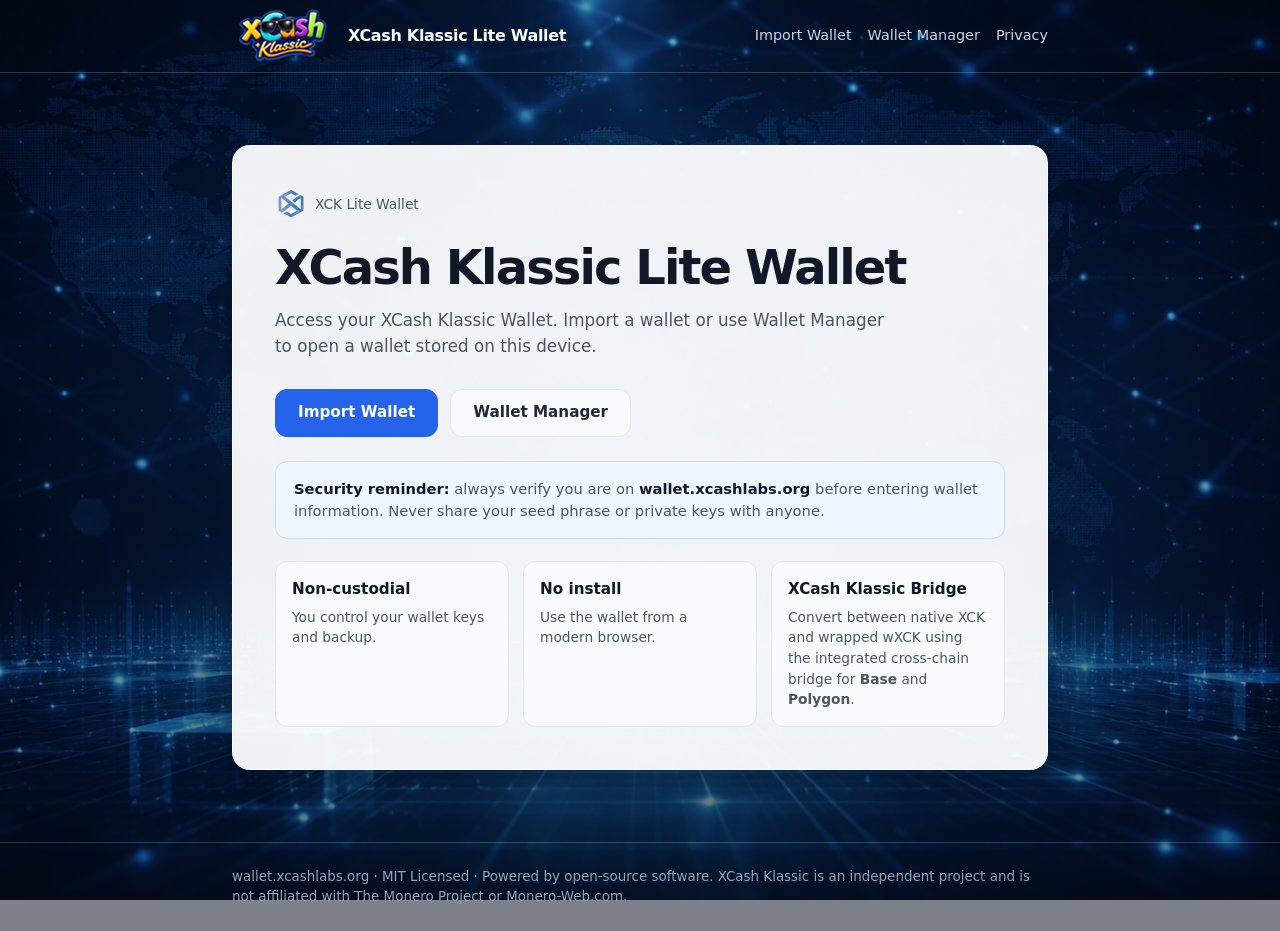
<file: index.html>
<!DOCTYPE html>
<html lang="en">

<head>
  <meta charset="UTF-8">
  <meta name="viewport" content="width=device-width, initial-scale=1.0">
  <title>XCash Klassic Lite Wallet</title>
  <meta name="description" content="Simple lite wallet for XCash Klassic. Access your XCK wallet from the browser.">
  <meta name="talentapp:project_verification" content="2b836cc47ee88b7e7d23e09ded38e9acbe560ee1de3855f4e10152489e961c6ea1c07c75c51df2e23c1033dd10ffc9b56165d4abb77b137094d5999cbc0f3c0a">  
  <link rel="canonical" href="https://wallet.xcashlabs.org">
  <link rel="icon" type="image/svg+xml" href="/favicon.svg">
  <link rel="stylesheet" href="style.css">
<body>
  <header>
    <div class="container">
      <nav>
        <a href="/" class="logo">
          <img src="/assets/xck-logo.png" alt="XCash Klassic" class="logo-icon">
          <span>XCash Klassic Lite Wallet</span>
        </a>

        <div class="nav-links">
          <a href="/verify">Import Wallet</a>
          <a href="/wallet-mgr">Wallet Manager</a>
          <a href="/privacy">Privacy</a>
        </div>
      </nav>
    </div>
  </header>

  <main>
    <div class="container">
      <section class="wallet-card">
        <div class="status">
          <img src="/assets/logo32x32.png" alt="XCash Klassic" class="status-logo">
          XCK Lite Wallet
        </div>

        <h1>XCash Klassic Lite Wallet</h1>

        <p class="lead">
          Access your XCash Klassic Wallet. Import a wallet or use Wallet Manager to open a wallet stored on this device.
        </p>

        <div class="actions">
          <a class="button primary" href="/verify">Import Wallet</a>
          <a class="button secondary" href="/wallet-mgr">Wallet Manager</a>
        </div>

        <div class="notice">
          <strong>Security reminder:</strong>
          always verify you are on <strong>wallet.xcashlabs.org</strong> before entering wallet information.
          Never share your seed phrase or private keys with anyone.
        </div>

        <div class="info-grid">
          <div class="info">
            <h2>Non-custodial</h2>
            <p>You control your wallet keys and backup.</p>
          </div>

          <div class="info">
            <h2>No install</h2>
            <p>Use the wallet from a modern browser.</p>
          </div>

          <div class="info">
            <h2>XCash Klassic Bridge</h2>
            <p>Convert between native XCK and wrapped wXCK using the integrated cross-chain bridge for <b>Base</b> and <b>Polygon</b>.</p>            
          </div>
        </div>
      </section>
    </div>
  </main>

  <footer>
    <div class="container">
      <div class="footer-meta">
        wallet.xcashlabs.org · MIT Licensed · Powered by open-source software.
        XCash Klassic is an independent project and is not affiliated with The Monero Project or Monero-Web.com.
      </div>
    </div>
  </footer>
</body>
</file>
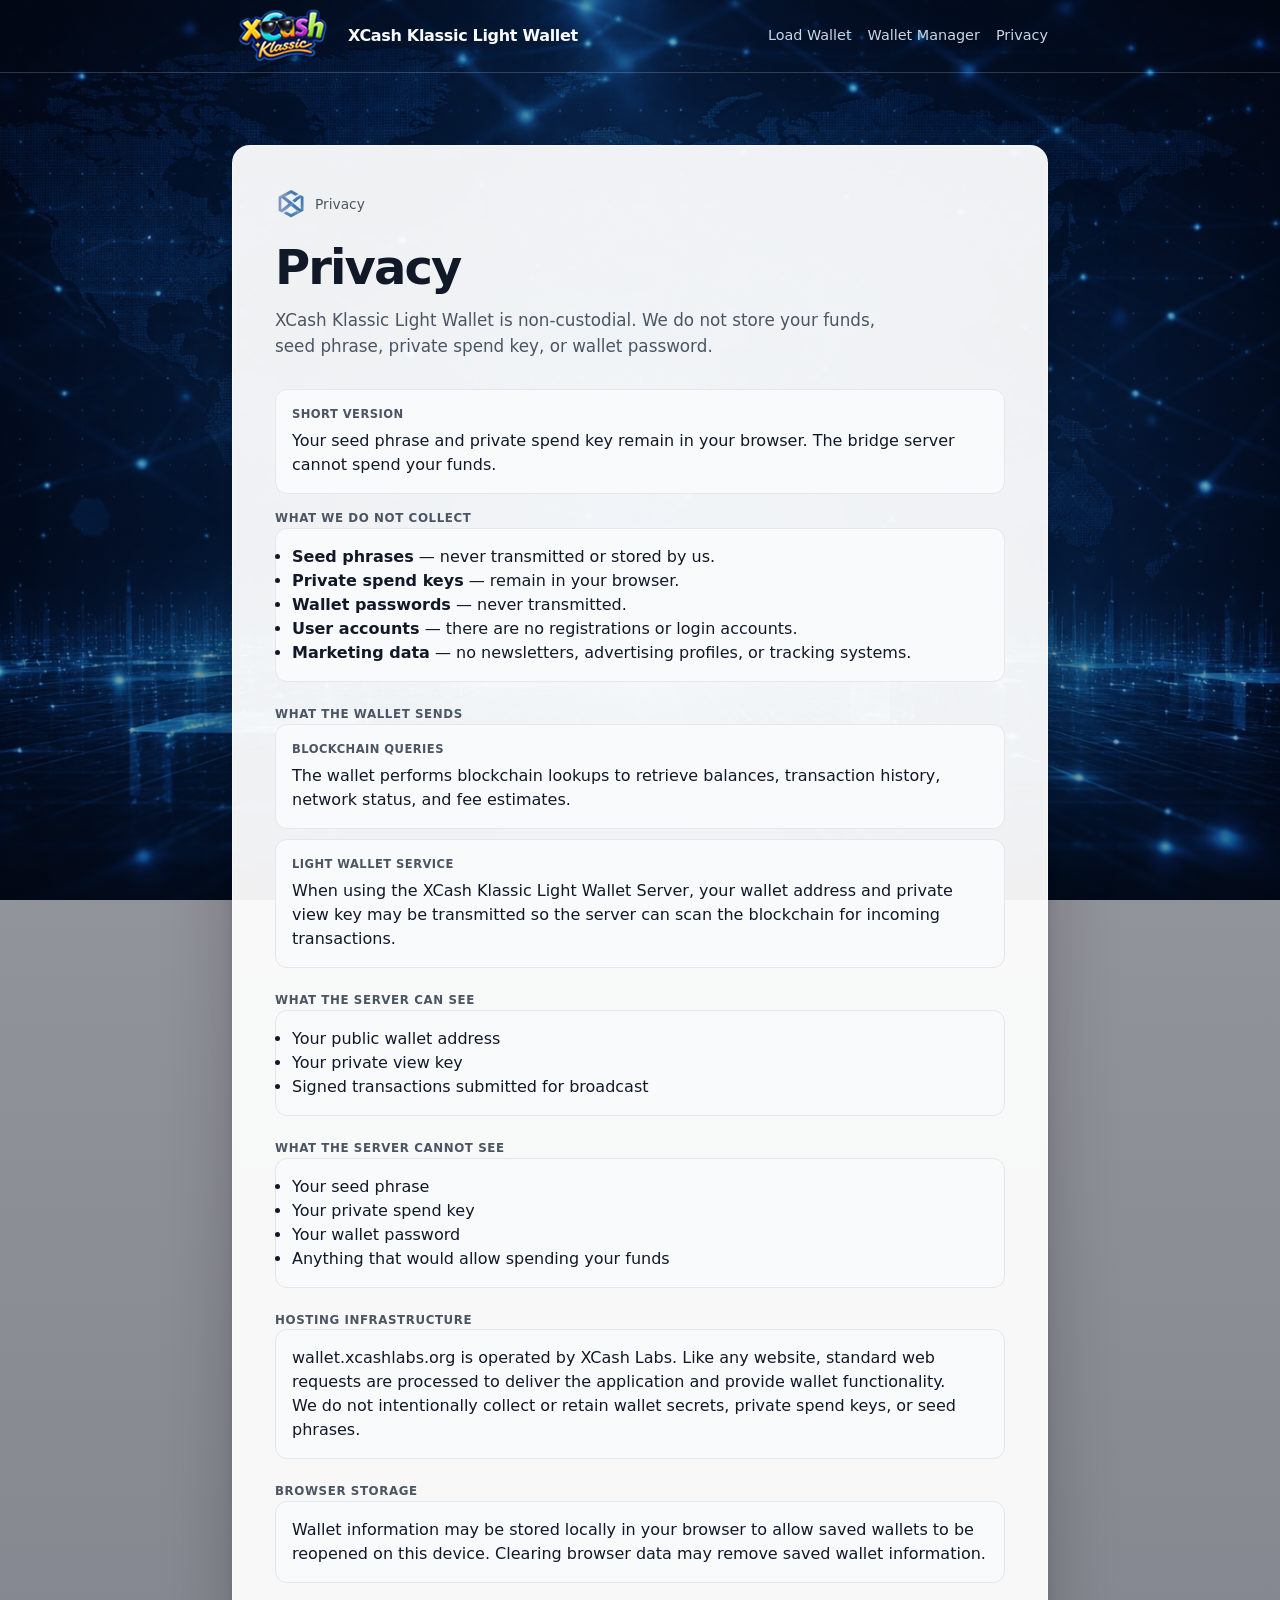
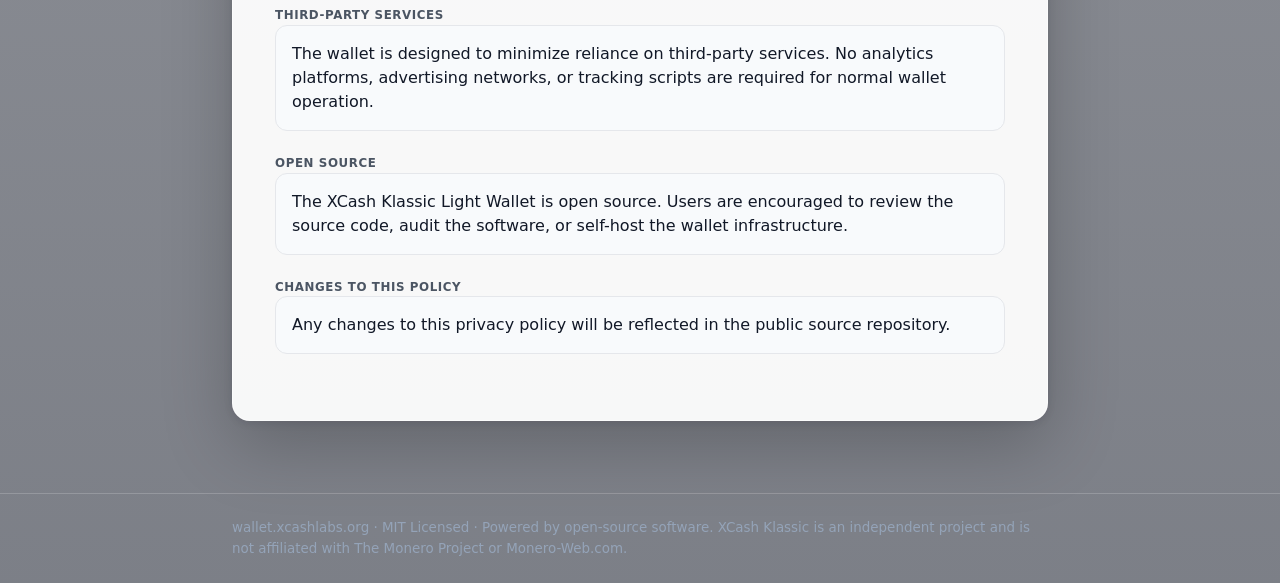
<file: privacy.html>
<!DOCTYPE html>
<html lang="en">
<head>
<meta charset="UTF-8">
<meta name="viewport" content="width=device-width, initial-scale=1.0">

<title>Privacy — XCash Klassic Light Wallet</title>
<meta name="description" content="XCash Klassic Light Wallet privacy statement.">
<meta property="og:title" content="Privacy — XCash Klassic Light Wallet">
<meta property="og:description" content="How the XCash Klassic Light Wallet handles your data and privacy.">
<meta property="og:type" content="website">
<meta property="og:url" content="https://wallet.xcashlabs.org/privacy">

<link rel="canonical" href="https://wallet.xcashlabs.org/privacy">
<link rel="icon" type="image/svg+xml" href="/favicon.svg">
<link rel="stylesheet" href="/style.css">
</head>

<body>
<header>
  <div class="container">
    <nav>
      <a href="/" class="logo">
        <img src="/assets/xck-logo.png" alt="XCash Klassic" class="logo-icon">
        <span>XCash Klassic Light Wallet</span>
      </a>

      <div class="nav-links">
        <a href="/verify">Load Wallet</a>
        <a href="/wallet-mgr">Wallet Manager</a>
        <a href="/privacy">Privacy</a>
      </div>
    </nav>
  </div>
</header>

<main>
  <div class="container">
    <section class="wallet-card">

      <div class="status">
        <img src="/assets/logo32x32.png" alt="XCash Klassic" class="status-logo">
        Privacy
      </div>

      <h1>Privacy</h1>

      <p class="lead">
        XCash Klassic Light Wallet is non-custodial. We do not store your funds,
        seed phrase, private spend key, or wallet password.
      </p>

      <div class="key-card mt-16">
        <div class="key-label">Short Version</div>
        <p>
          Your seed phrase and private spend key remain in your browser.
          The bridge server cannot spend your funds.
        </p>
      </div>

      <div class="keys-section mt-16">
        <div class="section-title">What We Do Not Collect</div>

        <div class="key-card">
          <ul>
            <li><strong>Seed phrases</strong> — never transmitted or stored by us.</li>
            <li><strong>Private spend keys</strong> — remain in your browser.</li>
            <li><strong>Wallet passwords</strong> — never transmitted.</li>
            <li><strong>User accounts</strong> — there are no registrations or login accounts.</li>
            <li><strong>Marketing data</strong> — no newsletters, advertising profiles, or tracking systems.</li>
          </ul>
        </div>
      </div>

      <div class="keys-section mt-16">
        <div class="section-title">What The Wallet Sends</div>

        <div class="key-card">
          <div class="key-label">Blockchain Queries</div>
          <p>
            The wallet performs blockchain lookups to retrieve balances,
            transaction history, network status, and fee estimates.
          </p>
        </div>

        <div class="key-card">
          <div class="key-label">Light Wallet Service</div>
          <p>
            When using the XCash Klassic Light Wallet Server, your wallet address
            and private view key may be transmitted so the server can scan the
            blockchain for incoming transactions.
          </p>
        </div>
      </div>

      <div class="keys-section mt-16">
        <div class="section-title">What The Server Can See</div>

        <div class="key-card">
          <ul>
            <li>Your public wallet address</li>
            <li>Your private view key</li>
            <li>Signed transactions submitted for broadcast</li>
          </ul>
        </div>
      </div>

      <div class="keys-section mt-16">
        <div class="section-title">What The Server Cannot See</div>

        <div class="key-card">
          <ul>
            <li>Your seed phrase</li>
            <li>Your private spend key</li>
            <li>Your wallet password</li>
            <li>Anything that would allow spending your funds</li>
          </ul>
        </div>
      </div>

      <div class="keys-section mt-16">
        <div class="section-title">Hosting Infrastructure</div>

        <div class="key-card">
          <p>
            wallet.xcashlabs.org is operated by XCash Labs. Like any website,
            standard web requests are processed to deliver the application and
            provide wallet functionality.
          </p>

          <p>
            We do not intentionally collect or retain wallet secrets, private spend
            keys, or seed phrases.
          </p>
        </div>
      </div>

      <div class="keys-section mt-16">
        <div class="section-title">Browser Storage</div>

        <div class="key-card">
          <p>
            Wallet information may be stored locally in your browser to allow
            saved wallets to be reopened on this device. Clearing browser data may
            remove saved wallet information.
          </p>
        </div>
      </div>

      <div class="keys-section mt-16">
        <div class="section-title">Third-Party Services</div>

        <div class="key-card">
          <p>
            The wallet is designed to minimize reliance on third-party services.
            No analytics platforms, advertising networks, or tracking scripts are
            required for normal wallet operation.
          </p>
        </div>
      </div>

      <div class="keys-section mt-16">
        <div class="section-title">Open Source</div>

        <div class="key-card">
          <p>
            The XCash Klassic Light Wallet is open source. Users are encouraged to
            review the source code, audit the software, or self-host the wallet
            infrastructure.
          </p>
        </div>
      </div>

      <div class="keys-section mt-16">
        <div class="section-title">Changes To This Policy</div>

        <div class="key-card">
          <p>
            Any changes to this privacy policy will be reflected in the public
            source repository.
          </p>
        </div>
      </div>

    </section>
  </div>
</main>

<footer>
  <div class="container">
    <div class="footer-meta">
      wallet.xcashlabs.org · MIT Licensed · Powered by open-source software.
      XCash Klassic is an independent project and is not affiliated with The Monero Project or Monero-Web.com.
    </div>
  </div>
</footer>
</body>
</html>
</file>
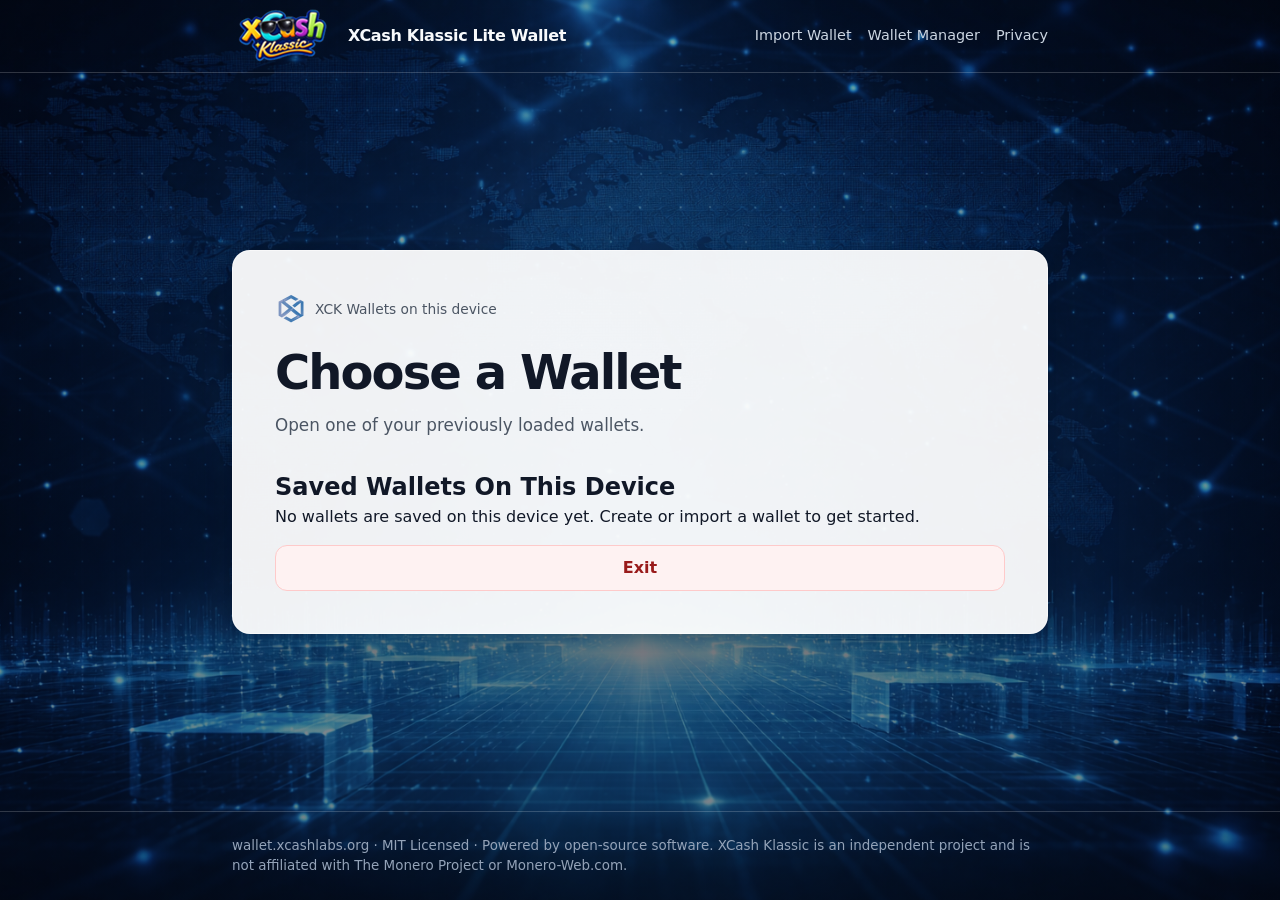
<file: wallet-mgr.html>
<!DOCTYPE html>
<html lang="en">
<head>
<meta charset="UTF-8">
<meta name="viewport" content="width=device-width, initial-scale=1.0">

<title>XCash Klassic Wallet Manager</title>
<meta name="description" content="Create, import, or unlock an XCash Klassic wallet from your browser.">
<link rel="canonical" href="https://wallet.xcashlabs.org/wallet-mgr">
<link rel="icon" type="image/svg+xml" href="/favicon.svg">
<link rel="stylesheet" href="style.css">
</head>

<body>
<header>
  <div class="container">
    <nav>
      <a href="/" class="logo">
        <img src="/assets/xck-logo.png" alt="XCash Klassic" class="logo-icon">
        <span>XCash Klassic Lite Wallet</span>
      </a>

      <div class="nav-links">
        <a href="/verify">Import Wallet</a>
        <a href="/wallet-mgr">Wallet Manager</a>
        <a href="/privacy">Privacy</a>
      </div>
    </nav>
  </div>
</header>

<main>
  <div class="container">
    <section class="wallet-card">
      <div class="status">
        <img src="/assets/logo32x32.png" alt="XCash Klassic" class="status-logo">
        XCK Wallets on this device
      </div>

      <h1>Choose a Wallet</h1>

      <p class="lead">
        Open one of your previously loaded wallets.
      </p>

      <div class="saved-wallets">
        <h2>Saved Wallets On This Device</h2>

        <div id="wallet-list">
          <div class="empty-wallets">Loading saved wallets...</div>
        </div>
          <div class="wallet-manager-actions">
            <button id="btn-exit-wallet-manager" class="disconnect-btn mt-16" type="button">              
              Exit
            </button>
          </div>
      </div>
    </section>
  </div>
</main>

<footer>
  <div class="container">
    <div class="footer-meta">
      wallet.xcashlabs.org · MIT Licensed · Powered by open-source software.
      XCash Klassic is an independent project and is not affiliated with The Monero Project or Monero-Web.com.
    </div>
  </div>
</footer>

<script src="js/wallet-vault.js"></script>

<script>
(function () {
  'use strict';

  const walletList = document.getElementById('wallet-list');

  function shortAddress(address) {
    if (!address) return 'Unknown wallet';
    if (address.length <= 30) return address;
    return address.slice(0, 12) + '...' + address.slice(-12);
  }

  function escapeHtml(value) {
    return String(value || '').replace(/[&<>"']/g, function (char) {
      return {
        '&': '&amp;',
        '<': '&lt;',
        '>': '&gt;',
        '"': '&quot;',
        "'": '&#039;'
      }[char];
    });
  }

  function renderEmpty(message) {
    walletList.innerHTML =
      '<div class="empty-wallets">' + escapeHtml(message) + '</div>';
  }

  function createWalletEntry(wallet) {
    const address = wallet.address || '';
    const label = wallet.label || wallet.network || 'Saved Wallet';
    const entry = document.createElement('div');
    entry.className = 'wallet-entry';
    entry.innerHTML =
      '<div class="wallet-info">' +
        '<div class="wallet-label">' + escapeHtml(label) + '</div>' +
        '<div class="wallet-address copy-address" title="Click to copy full address">' +
          escapeHtml(shortAddress(address)) +
        '</div>' +
      '</div>' +
      '<div class="wallet-actions">' +
        '<button class="button primary unlock-btn" type="button">Unlock</button>' +
        '<button class="button secondary rename-btn" type="button">Rename</button>' +
        '<button class="button secondary delete-btn" type="button">Remove</button>' +
      '</div>';

      const unlockBtn = entry.querySelector('.unlock-btn');
      const deleteBtn = entry.querySelector('.delete-btn');
      const renameBtn = entry.querySelector('.rename-btn');
      const labelElement = entry.querySelector('.wallet-label');
      const addressElement = entry.querySelector('.copy-address');

      addressElement.addEventListener('click', async function (e) {
        e.stopPropagation();

        try {
          await navigator.clipboard.writeText(address);

          const original = addressElement.textContent;

          addressElement.textContent = 'Copied!';

          setTimeout(() => {
            addressElement.textContent = original;
          }, 1500);
        } catch (err) {
          console.error('Failed to copy address:', err);
        }
      });

      unlockBtn.addEventListener('click', function (e) {
        e.stopPropagation();
        sessionStorage.setItem('xck-active-wallet', address);
        window.location.href = '/dashboard';
      });

      renameBtn.addEventListener('click', function (e) {
        e.stopPropagation();

        const currentLabel = labelElement.textContent || '';
        const newLabel = prompt('Enter a new name for this wallet:', currentLabel);

        if (newLabel === null) return;

        const cleanLabel = newLabel.trim();

        if (!cleanLabel) {
          alert('Wallet name cannot be empty.');
          return;
        }

        WalletVault.updateLabel(address, cleanLabel);
        labelElement.textContent = cleanLabel;
      });

      deleteBtn.addEventListener('click', function (e) {
        e.stopPropagation();

        if (!confirm('Remove this wallet from this device?')) {
          return;
        }

        WalletVault.remove(address);

        // Remove from the page immediately
        entry.remove();

        // If no wallets remain, refresh the list
        if (walletList.children.length === 0) {
          renderEmpty('No wallets are saved on this device yet. Create or import a wallet to get started.');
        }
        
      });

    return entry;
  }

  const exitBtn = document.getElementById('btn-exit-wallet-manager');
  if (exitBtn) {
    exitBtn.addEventListener('click', function () {
      window.location.href = '/';
    });
  }

  function renderWallets() {
    if (!walletList) return;

    let wallets = [];

    try {
      if (typeof WalletVault === 'undefined' || typeof WalletVault.list !== 'function') {
        throw new Error('WalletVault is not loaded');
      }

      wallets = WalletVault.list();
    } catch (err) {
      console.error('Failed to load wallets:', err);
      renderEmpty('Could not load saved wallets.');
      return;
    }

    walletList.innerHTML = '';

    if (!wallets || wallets.length === 0) {
      renderEmpty('No wallets are saved on this device yet. Create or import a wallet to get started.');
      return;
    }

    wallets.forEach(function (wallet) {
      walletList.appendChild(createWalletEntry(wallet));
    });
  }

  renderWallets();
})();
</script>
</body>
</html>
</file>
<file: style.css>
:root {
    --xmr:#ff6600;
    --text: #f8fafc;
    --muted: #cbd5e1;
    --dim: #94a3b8;
    --dark: #0b1220;
    --card: rgba(255, 255, 255, 0.94);
    --card-text: #111827;
    --card-muted: #4b5563;
    --border: rgba(255, 255, 255, 0.18);
    --light-border: #e5e7eb;
    --accent: #2563eb;
    --accent-hover: #1d4ed8;
    --radius: 18px;
}

* {
    box-sizing: border-box;
    margin: 0;
    padding: 0;
}

html {
    color: var(--text);
    font-family: system-ui, -apple-system, BlinkMacSystemFont, "Segoe UI", sans-serif;
}

body {
    min-height: 100vh;
    display: flex;
    flex-direction: column;
    line-height: 1.5;
    background:
        linear-gradient(rgba(4, 10, 25, 0.38), rgba(4, 10, 25, 0.52)),
        url("/assets/techbg.png") center / cover no-repeat fixed;
}

a {
    color: inherit;
    text-decoration: none;
}

.container {
    width: 100%;
    max-width: 860px;
    margin: 0 auto;
    padding: 0 22px;
}

header {
    border-bottom: 1px solid var(--border);
}

nav {
    min-height: 72px;
    display: flex;
    align-items: center;
    justify-content: space-between;
    gap: 16px;
}

.logo {
    display: flex;
    align-items: center;
    gap: 10px;
    font-weight: 700;
    letter-spacing: -0.02em;
}

.nav-links {
    display: flex;
    gap: 16px;
    align-items: center;
    font-size: 0.9rem;
    color: var(--muted);
}

.nav-links a:hover {
    color: #fff;
}

main {
    flex: 1;
    display: grid;
    place-items: center;
    padding: 72px 0;
}

.wallet-card {
    width: 100%;
    background: var(--card);
    color: var(--card-text);
    border: 1px solid rgba(255, 255, 255, 0.55);
    border-radius: var(--radius);
    padding: 42px;
    box-shadow:
        0 24px 70px rgba(0, 0, 0, 0.22),
        0 2px 8px rgba(15, 23, 42, 0.10);
}

.wallet-entry {
    display: flex;
    justify-content: space-between;
    align-items: center;
    gap: 16px;

    padding: 16px;
    margin-bottom: 12px;

    border: 1px solid var(--light-border);
    border-radius: 12px;

    background: #f8fafc;

    cursor: pointer;

    transition:
        border-color 0.18s ease,
        background-color 0.18s ease,
        box-shadow 0.18s ease,
        transform 0.18s ease;
}

.wallet-entry:hover {
    background: #eef2ff;
    border-color: #93c5fd;
    box-shadow: 0 4px 12px rgba(37, 99, 235, 0.12);
}

.wallet-entry.selected {
    background: #dbeafe;
    border-color: var(--accent);
    box-shadow: 0 0 0 1px var(--accent);
}

.status {
    display: inline-flex;
    align-items: center;
    gap: 8px;
    color: var(--card-muted);
    font-size: 0.86rem;
    margin-bottom: 22px;
}

.status span {
    width: 8px;
    height: 8px;
    background: var(--accent);
    border-radius: 999px;
    box-shadow: 0 0 14px rgba(37, 99, 235, 0.65);
}

h1 {
    color: var(--card-text);
    font-size: clamp(1.8rem, 4vw, 3rem);
    line-height: 1.05;
    letter-spacing: -0.04em;
    margin-bottom: 16px;
}

.lead {
    max-width: 620px;
    margin-bottom: 30px;
    color: var(--card-muted);
    font-size: 1.05rem;
}

.actions {
    display: flex;
    flex-wrap: wrap;
    gap: 12px;
    margin-bottom: 30px;
}

.button {
    display: inline-flex;
    align-items: center;
    justify-content: center;
    min-height: 48px;
    padding: 0 22px;
    border-radius: 12px;
    border: 1px solid transparent;
    font-weight: 650;
    font-size: 0.95rem;
    transition: 0.18s ease;
}

.button.primary {
    background: var(--accent);
    border-color: var(--accent);
    color: #fff;
}

.button.primary:hover {
    background: var(--accent-hover);
    border-color: var(--accent-hover);
}

.button.secondary {
    background: #f8fafc;
    border-color: var(--light-border);
    color: #1f2937;
}

.button.secondary:hover {
    background: #eef2ff;
    border-color: #c7d2fe;
}

.notice {
    background: #eff6ff;
    border: 1px solid #bfdbfe;
    border-radius: 12px;
    padding: 16px 18px;
    color: var(--card-muted);
    font-size: 0.92rem;
}

.notice strong {
    color: var(--card-text);
}

.info-grid {
    display: grid;
    grid-template-columns: repeat(3, 1fr);
    gap: 14px;
    margin-top: 22px;
}

.info {
    background: #f8fafc;
    border: 1px solid var(--light-border);
    border-radius: 12px;
    padding: 16px;
}

.info h2 {
    color: var(--card-text);
    font-size: 0.95rem;
    margin-bottom: 6px;
}

.info p {
    color: var(--card-muted);
    font-size: 0.86rem;
}

footer {
    border-top: 1px solid var(--border);
    color: var(--dim);
    font-size: 0.84rem;
    padding: 24px 0;
}

.footer-meta {
    max-width: 860px;
}

@media (max-width: 720px) {
    nav {
        flex-direction: column;
        align-items: flex-start;
        padding: 18px 0;
    }

    .nav-links {
        flex-wrap: wrap;
        gap: 12px;
    }

    main {
        place-items: start;
        padding: 42px 0;
    }

    .wallet-card {
        padding: 28px 22px;
    }

    .info-grid {
        grid-template-columns: 1fr;
    }

    .button {
        width: 100%;
    }
}

.tabs {
    display: flex;
    background: #f8fafc;
    border: 1px solid var(--light-border);
    border-radius: 12px;
    padding: 4px;
    margin-bottom: 22px;
}

.tab {
    flex: 1;
    padding: 10px 8px;
    border: none;
    border-radius: 9px;
    background: transparent;
    color: var(--card-muted);
    font: inherit;
    font-size: 0.82rem;
    font-weight: 650;
    cursor: pointer;
}

.tab:hover {
    background: #eef2ff;
    color: var(--card-text);
}

.tab.active {
    background: var(--accent);
    color: #fff;
}

.form-section {
    display: none;
}

.form-section.active {
    display: block;
}

.input-group {
    margin-bottom: 16px;
}

.input-group label {
    display: flex;
    justify-content: space-between;
    gap: 12px;
    margin-bottom: 7px;
    color: var(--card-text);
    font-size: 0.84rem;
    font-weight: 650;
}

.input-group .hint {
    color: var(--card-muted);
    font-weight: 400;
    font-size: 0.74rem;
}

.input-group input,
.input-group textarea,
.input-group select {
    width: 100%;
    border: 1px solid var(--light-border);
    border-radius: 12px;
    background: #f8fafc;
    color: var(--card-text);
    padding: 12px 14px;
    font: inherit;
    font-size: 0.9rem;
    outline: none;
}

.input-group textarea {
    min-height: 110px;
    resize: vertical;
}

.input-group input:focus,
.input-group textarea:focus,
.input-group select:focus {
    border-color: var(--accent);
    box-shadow: 0 0 0 3px rgba(37, 99, 235, 0.15);
}

.security-notice {
    display: flex;
    gap: 10px;
    background: #eff6ff;
    border: 1px solid #bfdbfe;
    border-radius: 12px;
    padding: 14px 16px;
    margin-bottom: 16px;
    color: var(--card-muted);
    font-size: 0.84rem;
}

.security-notice svg {
    width: 18px;
    height: 18px;
    flex-shrink: 0;
    color: var(--accent);
    margin-top: 2px;
}

.security-notice strong {
    color: var(--card-text);
}

.btn-primary {
    width: 100%;
    min-height: 48px;
    display: inline-flex;
    align-items: center;
    justify-content: center;
    gap: 8px;
    border: 1px solid var(--accent);
    border-radius: 12px;
    background: var(--accent);
    color: #fff;
    font: inherit;
    font-weight: 650;
    cursor: pointer;
}

.btn-primary:hover {
    background: var(--accent-hover);
    border-color: var(--accent-hover);
}

.btn-primary:disabled {
    opacity: 0.45;
    cursor: not-allowed;
}

.error-msg {
    display: none;
    margin-top: 14px;
    padding: 14px 16px;
    border-radius: 12px;
    background: #fef2f2;
    border: 1px solid #fecaca;
    color: #991b1b;
    font-size: 0.86rem;
}

.error-msg.show {
    display: block;
}

.results {
    display: none;
    margin-top: 24px;
}

.results.show {
    display: block;
}

.result-card {
    background: #f8fafc;
    border: 1px solid var(--light-border);
    border-radius: 12px;
    padding: 16px;
    margin-bottom: 12px;
}

.result-label {
    display: flex;
    justify-content: space-between;
    gap: 12px;
    margin-bottom: 8px;
    color: var(--card-muted);
    font-size: 0.74rem;
    font-weight: 700;
    text-transform: uppercase;
    letter-spacing: 0.04em;
}

.result-value {
    color: var(--card-text);
    font-family: monospace;
    font-size: 0.82rem;
    line-height: 1.6;
    word-break: break-all;
    user-select: text;
}

.result-value.address {
    color: var(--accent);
    font-weight: 650;
}

.result-match {
    padding: 12px 16px;
    border-radius: 12px;
    margin-bottom: 12px;
    font-size: 0.86rem;
    font-weight: 650;
}

.result-match.info {
    background: #eff6ff;
    border: 1px solid #bfdbfe;
    color: var(--accent);
}

.result-match.success {
    background: #f0fdf4;
    border: 1px solid #bbf7d0;
    color: #15803d;
}

.copy-btn {
    border: 1px solid var(--light-border);
    border-radius: 8px;
    background: #fff;
    color: var(--card-muted);
    padding: 4px 10px;
    font: inherit;
    font-size: 0.7rem;
    cursor: pointer;
}

.copy-btn:hover {
    border-color: var(--accent);
    color: var(--accent);
}

.wallet-age-buttons {
    display: flex;
    flex-wrap: wrap;
    gap: 8px;
    margin-top: 8px;
}

.wallet-age-btn {
    padding: 10px 14px;
    border: 1px solid var(--light-border);
    border-radius: 10px;
    background: #f8fafc;
    color: var(--card-text);
    font: inherit;
    font-size: 0.85rem;
    cursor: pointer;
    transition: all 0.18s ease;
}

.wallet-age-btn:hover {
    background: #eef2ff;
    border-color: #93c5fd;
}

.wallet-age-btn.selected,
.wallet-age-btn.active {
    background: var(--accent);
    border-color: var(--accent);
    color: #fff;
}

.dashboard-card {
    max-width: 860px;
}

.conn-bar,
.wallet-header,
.balance-section,
.network-section,
.keys-section {
    margin-bottom: 24px;
}

.conn-bar {
    display: flex;
    align-items: center;
    gap: 8px;
    color: var(--card-muted);
    font-size: 0.85rem;
}

.conn-dot {
    width: 8px;
    height: 8px;
    border-radius: 50%;
}

.conn-dot.connected {
    background: #22c55e;
}

.conn-dot.connecting {
    background: #f59e0b;
}

.conn-dot.disconnected {
    background: #ef4444;
}

.loading {
    display: flex;
    flex-direction: column;
    align-items: center;
    gap: 14px;
    padding: 48px 0;
    color: var(--card-muted);
}

.spinner {
    width: 32px;
    height: 32px;
    border: 3px solid #dbeafe;
    border-top-color: var(--accent);
    border-radius: 50%;
    animation: spin 1s linear infinite;
}

.wallet-address,
.receive-address,
.key-value {
    user-select: text;
    word-break: break-all;
}

.wallet-address {
    background: #f8fafc;
    border: 1px solid var(--light-border);
    border-radius: 12px;
    padding: 14px;
    color: var(--card-muted);
    font-family: monospace;
    font-size: 0.82rem;
    cursor: pointer;
}

.balance-section {
    text-align: center;
}

.balance-label,
.section-title,
.info-label,
.key-label {
    color: var(--card-muted);
    font-size: 0.74rem;
    font-weight: 700;
    text-transform: uppercase;
    letter-spacing: 0.05em;
}

.balance-value {
    margin-top: 4px;
    color: var(--card-text);
    font-size: 2.2rem;
    font-weight: 750;
}

.xck-symbol {
    color: var(--accent);
    font-size: 1rem;
}

.action-btn {
    display: inline-flex;
    align-items: center;
    justify-content: center;
    gap: 8px;
    min-height: 46px;
    padding: 0 18px;
    border: 1px solid var(--light-border);
    border-radius: 12px;
    background: #f8fafc;
    color: var(--card-text);
    font: inherit;
    font-weight: 650;
    cursor: pointer;
}

.action-btn.primary {
    background: var(--accent);
    border-color: var(--accent);
    color: #fff;
}

.action-btn.white {
    color: #fff;
}

.action-btn:hover {
    background: #eef2ff;
}

.action-btn.primary:hover {
    background: var(--accent-hover);
}

.actions {
    display: flex;
    gap: 12px;
    margin-bottom: 24px;
}

.actions .action-btn {
    flex: 1;
}

.action-btn svg {
    width: 18px;
    height: 18px;
    flex-shrink: 0;
}

.network-card,
.info-card {
    background: #f8fafc;
    border: 1px solid var(--light-border);
    border-radius: 12px;
    padding: 16px;
}

/* Keys section */
.keys-section {
    margin-bottom: 24px;
}

.key-card {
    background: #f8fafc;
    border: 1px solid var(--light-border);
    border-radius: 12px;
    padding: 16px;
    margin-bottom: 8px;
    transition: 0.18s ease;
}

.key-card:hover {
    border-color: #c7d2fe;
}

.key-card .key-label {
    display: flex;
    align-items: center;
    justify-content: space-between;
    margin-bottom: 6px;
    font-size: 0.72rem;
    font-weight: 700;
    letter-spacing: 0.04em;
    text-transform: uppercase;
    color: var(--card-muted);
}

.key-card .key-value {
    font-family: monospace;
    font-size: 0.82rem;
    line-height: 1.5;
    word-break: break-all;
    color: var(--card-text);
}

.key-card .key-value.hidden {
    filter: blur(6px);
    user-select: none;
}

.key-toggle {
    color: var(--accent);
    cursor: pointer;
    font-size: 0.75rem;
    font-weight: 600;
}

.network-row {
    display: flex;
    justify-content: space-between;
    gap: 12px;
    padding: 8px 0;
    font-size: 0.86rem;
}

.network-row:not(:last-child) {
    border-bottom: 1px solid var(--light-border);
}

.network-row .label {
    color: var(--card-muted);
}

.network-row .value,
.info-value {
    color: var(--card-text);
    font-family: monospace;
}

.key-card {
    margin-bottom: 10px;
}

.key-value {
    margin-top: 6px;
    color: var(--card-text);
    font-family: monospace;
    font-size: 0.78rem;
    line-height: 1.6;
}

.key-value.hidden {
    filter: blur(6px);
    user-select: none;
}

.key-toggle {
    color: var(--accent);
    cursor: pointer;
}

.disconnect-btn {
    width: 100%;
    min-height: 46px;
    border: 1px solid #fecaca;
    border-radius: 12px;
    background: #fef2f2;
    color: #991b1b;
    font: inherit;
    font-weight: 650;
    cursor: pointer;
}

@keyframes spin {
    to {
        transform: rotate(360deg);
    }
}

/* Wallet header */
.wallet-header {
    padding: 24px 0 16px;
    text-align: center;
}

.wallet-address {
    position: relative;
    margin-bottom: 16px;
    padding: 10px 14px;
    background: #f8fafc;
    border: 1px solid var(--light-border);
    border-radius: 12px;
    color: var(--card-muted);
    font-family: monospace;
    font-size: 0.72rem;
    line-height: 1.5;
    word-break: break-all;
    user-select: all;
    cursor: pointer;
}

.wallet-address:hover {
    background: #eef2ff;
    border-color: #93c5fd;
}

.wallet-address .copy-toast {
    position: absolute;
    top: 50%;
    left: 50%;
    transform: translate(-50%, -50%);
    background: var(--accent);
    color: #fff;
    font-size: 0.72rem;
    font-weight: 650;
    padding: 4px 12px;
    border-radius: 999px;
    opacity: 0;
    visibility: hidden;
    pointer-events: none;
    transition: opacity 0.2s ease, visibility 0.2s ease;
}

.wallet-address .copy-toast.show {
    opacity: 1;
    visibility: visible;
}

.balance-section {
    text-align: center;
    margin-bottom: 24px;
}

.balance-label {
    margin-bottom: 4px;
    color: var(--card-muted);
    font-size: 0.72rem;
    text-transform: uppercase;
    letter-spacing: 0.08em;
}

.balance-value {
    color: var(--card-text);
    font-size: 2rem;
    font-weight: 700;
    letter-spacing: -0.03em;
}

.balance-value .xck-symbol {
    color: var(--accent);
    font-size: 1rem;
    font-weight: 500;
    margin-left: 6px;
}

.balance-note {
    margin-top: 4px;
    color: var(--card-muted);
    font-size: 0.76rem;
}

.send-priv-btn {
    padding: 10px 8px;
    border: 1px solid var(--light-border);
    border-radius: 10px;
    background: #f8fafc;
    color: var(--card-text);
    font-size: 0.78rem;
    font-weight: 600;
    cursor: pointer;
    transition: all 0.15s ease;
}

.send-priv-btn:hover {
    border-color: var(--accent);
}

.send-priv-btn.active {
    background: var(--accent);
    border-color: var(--accent);
    color: #fff;
}

.send-prio-btn {
    padding: 10px 8px;
    border: 1px solid var(--light-border);
    border-radius: 10px;
    background: #f8fafc;
    color: var(--card-text);
    font-size: 0.78rem;
    font-weight: 600;
    cursor: pointer;
    transition: all 0.15s ease;
}

.send-prio-btn:hover {
    border-color: var(--accent);
}

.send-prio-btn.active {
    background: var(--accent);
    border-color: var(--accent);
    color: #fff;
}

.mt-16 {
    margin-top: 16px;
}

/* Session password block */
/* Session password block */

.session-box {
  margin-top: 16px;
  padding: 16px;
  background: transparent;
}

.session-label {
  display: block;
  margin-bottom: 8px;
  color: var(--card-muted);
  font-size: 0.74rem;
  font-weight: 700;
  text-transform: uppercase;
  letter-spacing: 0.05em;
}

.session-label span {
  color: var(--card-muted);
  font-weight: 400;
  text-transform: none;
  letter-spacing: 0;
}

.session-password {
  display: block;
  width: 100%;
  box-sizing: border-box;

  margin-bottom: 12px;
  padding: 14px;

  background: #f8fafc;
  border: 1px solid var(--light-border);
  border-radius: 12px;

  color: var(--card-text) !important;
  -webkit-text-fill-color: var(--card-text) !important;
  opacity: 1 !important;

  font-size: 0.9rem;
  font-family: inherit;
  line-height: 1.4;
}

.session-password::placeholder {
  color: var(--card-muted) !important;
  -webkit-text-fill-color: var(--card-muted) !important;
}

.session-password:focus {
  outline: none;
  border-color: var(--accent) !important;
  box-shadow: 0 0 0 3px rgba(59,130,246,0.12);
}

.session-password:hover {
  border-color: var(--accent) !important;
}

.field-error {
  display: none;
  margin: 8px 0 12px;
  color: #dc2626;
  font-size: 0.85rem;
  font-weight: 600;
}

.fade-in{animation:fadeIn .4s ease-out}

.copy-address {
  cursor: pointer;
}

.copy-address:hover {
  text-decoration: underline;
}

.wallet-actions {
  display: flex;
  gap: 8px;
}

.delete-btn {
  background: transparent;
}

.bridge-direction {
  display: flex;
  align-items: center;
  justify-content: center;
  gap: 16px;
  margin: 20px 0;
}

.bridge-token {
  font-size: 1rem;
  font-weight: 600;
}

.bridge-arrow-btn {
  background: var(--surface-2);
  border: 1px solid var(--border);
  border-radius: 50%;
  color: var(--text);
  cursor: pointer;
  font-size: 2rem;
  font-weight: 900;
  width: 48px;
  height: 48px;
  display: flex;
  align-items: center;
  justify-content: center;
  transition: all 0.2s ease;
}

.bridge-arrow-btn:hover {
  background: var(--surface-3);
  transform: scale(1.05);
}

.bridge-description {
  text-align: center;
  color: var(--text-dim);
  font-size: 0.85rem;
  margin-top: 8px;
}

.bridge-network-selected {
  border-color: #22c55e !important;
  color: #22c55e !important;
  background: rgba(34, 197, 94, 0.1) !important;
}

.wallet-info {
  min-width: 0;
}

.wallet-label {
  font-weight: 600;
  color: var(--card-text);
  margin-bottom: 4px;
}

.wallet-address {
  color: var(--text-dim);
  font-size: 0.85rem;
}

.wallet-name {
  font-size: 1.1rem;
  font-weight: 700;
  color: var(--dark);
  margin-bottom: 6px;
  text-align: center;
}

.bridge-progress {
  margin-top: 22px;
  font-size: 12px;
}

.bridge-progress-line {
  width: 100%;
  height: 6px;
  background: #2b2f36;
  border-radius: 999px;
  overflow: hidden;
}

#bridge-progress-fill {
  height: 100%;
  width: 0%;
  background: #22c55e;
  border-radius: 999px;
  transition: width 0.4s ease;
}

.bridge-progress-steps {
  display: flex;
  justify-content: space-between;
  margin-top: 8px;
  color: #888;
}

.bridge-progress-steps span.active {
  color: #22c55e;
  font-weight: 600;
}

.bridge-progress-steps span.done {
  color: #22c55e;
}

.bridge-status {
  margin-top: 1px;
  margin-bottom: 12px;
}

.bridge-status-title {
  font-size: 13px;
  font-weight: 600;
  color: #ddd;
  margin-bottom: 4px;
}

#bridge-status-text {
  font-size: 13px;
  color: #9ca3af;
}

.bridge-status-header {
  display: flex;
  justify-content: space-between;
  align-items: center;
  margin-bottom: 6px;
}

.bridge-refresh-btn {
  font-size: 12px;
  padding: 2px 8px;
}

.bridge-history-card {
  background: var(--surface-2);
  border: 1px solid var(--border);
  border-radius: 14px;
  padding: 14px;
  margin-bottom: 12px;
}

.bridge-history-card-top {
  display: flex;
  justify-content: space-between;
  align-items: center;
  gap: 12px;
  margin-bottom: 6px;
}

.bridge-history-amount {
  font-size: 1rem;
  font-weight: 700;
  color: var(--text);
}

.bridge-history-subtitle {
  font-size: .78rem;
  color: var(--text-dim);
  margin-bottom: 12px;
}

.bridge-history-row {
  display: flex;
  justify-content: space-between;
  gap: 12px;
  font-size: .78rem;
  padding: 6px 0;
  border-top: 1px solid var(--border);
}

.bridge-history-row span {
  color: var(--text-dim);
}

.bridge-history-row strong {
  color: var(--text);
  text-align: right;
  font-weight: 500;
}

.bridge-status {
  font-size: .68rem;
  font-weight: 700;
  padding: 4px 8px;
  border-radius: 999px;
  text-transform: uppercase;
}

.bridge-status-request {
  background: rgba(255,255,255,.08);
  color: var(--text);
}

.bridge-status-waiting {
  background: rgba(255, 170, 0, .15);
  color: #ffaa00;
}

.bridge-status-confirmed {
  background: rgba(0, 140, 255, .15);
  color: #4da6ff;
}

.bridge-status-complete {
  background: rgba(0, 200, 120, .15);
  color: #00c878;
}

.bridge-status-failed {
  background: rgba(255, 70, 70, .15);
  color: #ff4646;
}

.bridge-status-cancelled {
  background: rgba(160, 160, 160, .15);
  color: #aaa;
}

.bridge-copy-hash {
  background: var(--surface-3);
  border: 1px solid var(--border);
  border-radius: 8px;
  color: var(--text);
  font-size: .75rem;
  cursor: pointer;
  padding: 4px 10px;
  transition: background .2s ease;
}

.bridge-copy-hash:hover {
  background: var(--surface-4);
}

.bridge-history-error {
  margin-top: 10px;
  padding: 8px 10px;
  border-radius: 10px;
  background: rgba(255, 70, 70, .12);
  color: #ff7777;
  font-size: .76rem;
}

.bridge-history-empty {
  color: var(--text-dim);
  text-align: center;
  padding: 20px 0;
  font-size: .85rem;
}

.bridge-history-link {
  font-size: 0.75rem;
  color: var(--xmr);
  text-decoration: none;
  font-weight: 600;
}

.bridge-history-link:hover {
  text-decoration: underline;
}

.bridge-start-time {
  margin-left: .35rem;
  font-size: .72rem;
  color: #8b8b8b;
  font-weight: 400;
}
.modal-start-body{padding:10px}

/* ─── Modals ─── */
.modal-overlay{display:none;position:fixed;inset:0;background:rgba(0,0,0,0.7);backdrop-filter:blur(8px);z-index:100;align-items:center;justify-content:center;padding:20px}
.modal-overlay.show{display:flex}
.modal{background:var(--bg);border:1px solid var(--border);border-radius:16px;width:100%;max-width:420px;max-height:90vh;overflow-y:auto;animation:fadeIn .25s ease-out}
.modal-header{display:flex;align-items:center;justify-content:space-between;padding:18px 20px;border-bottom:1px solid var(--border)}
.modal-header h2{font-size:1rem;font-weight:600}
.modal-close{background:none;border:none;color:var(--text-dim);font-size:1.2rem;cursor:pointer;padding:4px 8px;border-radius:6px;transition:all .2s}
.modal-close:hover{color:var(--text);background:var(--surface-2)}
.modal-body{padding:20px}

.receive-address{font-family:'JetBrains Mono',monospace;font-size:.62rem;word-break:break-all;line-height:1.6;color:var(--text-mid);padding:12px 14px;background:var(--surface);border:1px solid var(--border);border-radius:var(--radius-sm);margin-bottom:12px;user-select:all;text-align:left}
.btn-outline{width:100%;padding:12px;background:none;border:1px solid var(--border);border-radius:var(--radius-sm);color:var(--text);font-family:'Outfit',sans-serif;font-size:.85rem;font-weight:500;cursor:pointer;transition:all .25s}
.btn-outline:hover{background:var(--surface-2);border-color:rgba(255,255,255,0.12)}
.receive-warning{display:flex;align-items:center;gap:6px;margin-top:14px;font-size:.7rem;color:var(--warning);justify-content:center}
</file>
